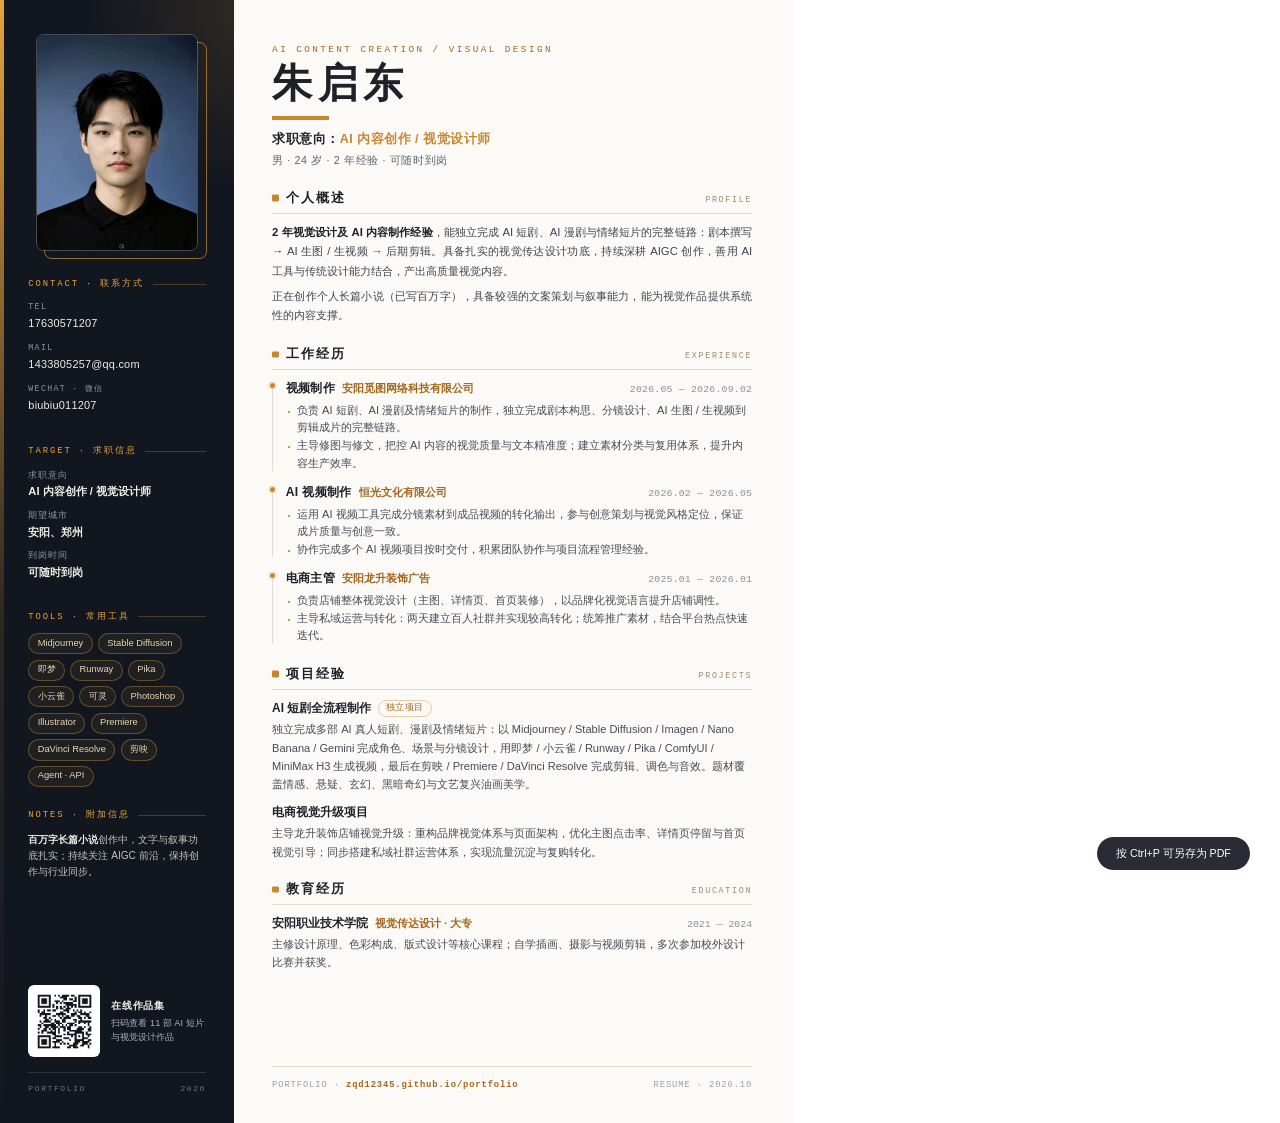
<file: resume.html>
<!DOCTYPE html>
<html lang="zh-CN">
<head>
<meta charset="UTF-8">
<meta http-equiv="Cache-Control" content="no-cache, no-store, must-revalidate">
<meta http-equiv="Pragma" content="no-cache">
<meta http-equiv="Expires" content="0">
<title>朱启东 · 简历</title>
<style>
  :root{
    --ink:#12161f;
    --ink-2:#1a1f2a;
    --paper:#fbfaf7;
    --text:#1d2129;
    --muted:#5c6470;
    --faint:#8a8f99;
    --amber:#c8872f;
    --amber-soft:#e5a33c;
    --line:#ddd8cf;
    --serif:"SimSun","Songti SC","Noto Serif SC",serif;
    --sans:"Microsoft YaHei","PingFang SC","Noto Sans SC",sans-serif;
    --mono:"Consolas","SF Mono",monospace;
  }
  *{margin:0;padding:0;box-sizing:border-box}
  @page{size:A4;margin:0}
  html,body{width:210mm;height:297mm;background:#fff;
    -webkit-print-color-adjust:exact;print-color-adjust:exact}
  body{font-family:var(--sans);color:var(--text);font-size:8.6pt;line-height:1.62}
  ul{list-style:none}

  .page{width:210mm;height:297mm;display:flex;background:var(--paper);overflow:hidden}

  /* ================= 左侧深色栏 ================= */
  .side{
    width:62mm;flex:none;background:var(--ink);color:#e9e5dd;
    padding:9mm 7.5mm 7mm;position:relative;overflow:hidden;
    display:flex;flex-direction:column;
  }
  .side::before{
    content:"";position:absolute;width:120mm;height:120mm;border-radius:50%;
    right:-72mm;top:-60mm;
    background:radial-gradient(circle,rgba(229,163,60,.16),rgba(229,163,60,0) 62%);
  }
  .side::after{
    content:"";position:absolute;left:0;top:0;bottom:0;width:1.1mm;
    background:linear-gradient(180deg,var(--amber-soft),rgba(200,135,47,.15) 55%,transparent);
  }
  .side > *{position:relative;z-index:1}

  .photo-wrap{position:relative;width:43mm;margin:0 auto 7mm}
  .photo-wrap::before{
    content:"";position:absolute;inset:2.2mm -2.2mm -2.2mm 2.2mm;
    border:.45mm solid rgba(229,163,60,.6);border-radius:2mm;
  }
  .photo{
    position:relative;width:43mm;height:57.3mm;object-fit:cover;object-position:center 22%;
    border-radius:2mm;border:.35mm solid rgba(255,255,255,.22);display:block;
  }

  .side-block{margin-bottom:5.6mm}
  .side-label{
    font-family:var(--mono);font-size:6.6pt;letter-spacing:.22em;color:var(--amber-soft);
    display:flex;align-items:center;gap:2.2mm;margin-bottom:2.4mm;
  }
  .side-label::after{content:"";height:.3mm;flex:1;background:rgba(229,163,60,.28)}

  .contact-line{margin-bottom:2.2mm;display:flex;flex-direction:column;gap:.4mm}
  .contact-k{font-family:var(--mono);font-size:6.2pt;letter-spacing:.16em;color:#8d95a3}
  .contact-v{font-size:8.2pt;color:#f0ede6;letter-spacing:.02em}

  .fact{margin-bottom:2mm}
  .fact-k{font-size:6.8pt;color:#8d95a3;letter-spacing:.08em}
  .fact-v{font-size:8.4pt;color:#f0ede6;font-weight:600}

  .chips{display:flex;flex-wrap:wrap;gap:1.4mm}
  .chip{
    font-size:7pt;line-height:1.5;padding:.7mm 2.2mm;border-radius:999px;
    color:#e8d4b4;border:.25mm solid rgba(229,163,60,.35);background:rgba(229,163,60,.07);
  }
  .side-note{font-size:7.6pt;color:#c9c4ba;line-height:1.62}
  .side-note b{color:#f0ede6;font-weight:600}

  .qr-block{margin-top:auto;padding-top:4mm}
  .qr-row{display:flex;align-items:center;gap:3mm}
  .qr-tile{background:#fff;padding:1.4mm;border-radius:1.6mm;width:19mm;height:19mm;flex:none}
  .qr-tile img{width:100%;height:100%;display:block}
  .qr-text{font-size:6.9pt;color:#aab0bb;line-height:1.55}
  .qr-text b{display:block;color:#f0ede6;font-size:7.6pt;letter-spacing:.06em;margin-bottom:.6mm}
  .side-foot{
    margin-top:4mm;padding-top:2.6mm;border-top:.25mm solid rgba(255,255,255,.12);
    font-family:var(--mono);font-size:6pt;letter-spacing:.2em;color:#6d7480;
    display:flex;justify-content:space-between;
  }

  /* ================= 右侧主内容 ================= */
  .main{
    width:148mm;flex:none;background:var(--paper);
    padding:11mm 11mm 8mm 10mm;display:flex;flex-direction:column;
  }
  .kicker{
    font-family:var(--mono);font-size:7pt;letter-spacing:.26em;color:#a4661c;
    text-transform:uppercase;
  }
  .name{
    font-family:var(--serif);font-size:30pt;font-weight:700;letter-spacing:.14em;
    line-height:1.15;margin-top:1.2mm;
  }
  .name-rule{width:15mm;height:1.1mm;background:var(--amber);margin:2.2mm 0 2.4mm}
  .headline{font-size:9.4pt;font-weight:700;letter-spacing:.04em}
  .headline span{color:var(--amber)}
  .meta{font-size:8pt;color:var(--muted);margin-top:.8mm;letter-spacing:.06em}

  .sec{margin-top:4.6mm}
  .sec-head{display:flex;align-items:baseline;gap:2mm;border-bottom:.25mm solid var(--line);
    padding-bottom:1.2mm;margin-bottom:2.4mm}
  .sec-mark{width:1.7mm;height:1.7mm;background:var(--amber);border-radius:.3mm;flex:none;transform:translateY(-.15mm)}
  .sec-cn{font-size:10pt;font-weight:700;letter-spacing:.16em}
  .sec-en{font-family:var(--mono);font-size:6.3pt;letter-spacing:.2em;color:#a08b6a;margin-left:auto;text-transform:uppercase}

  .para{font-size:8.5pt;color:#3f454f;line-height:1.72;text-align:justify}
  .para + .para{margin-top:1.4mm}
  .para b{color:var(--text)}

  .job{position:relative;padding-left:3.6mm;margin-bottom:2.8mm}
  .job:last-child{margin-bottom:0}
  .job::before{content:"";position:absolute;left:0;top:1mm;bottom:.4mm;width:.28mm;background:#e4ddd2}
  .job::after{content:"";position:absolute;left:-.55mm;top:.9mm;width:1.4mm;height:1.4mm;border-radius:50%;
    background:var(--amber);box-shadow:0 0 0 .55mm rgba(200,135,47,.14)}
  .job-head{display:flex;align-items:baseline;gap:1.8mm;flex-wrap:wrap}
  .job-role{font-size:9.1pt;font-weight:700;letter-spacing:.03em}
  .job-org{font-size:8.4pt;color:#a4661c;font-weight:600}
  .job-date{font-family:var(--mono);font-size:7.4pt;color:var(--faint);margin-left:auto;white-space:nowrap;letter-spacing:.02em}
  .job ul{margin-top:.8mm}
  .job li{position:relative;padding-left:3mm;font-size:8.3pt;color:#464c56;line-height:1.6}
  .job li::before{content:"·";position:absolute;left:.4mm;top:-.2mm;color:var(--amber);font-weight:700;font-size:10pt}

  .proj{margin-bottom:2.4mm}
  .proj:last-child{margin-bottom:0}
  .proj-title{font-size:8.9pt;font-weight:700;display:flex;align-items:center;gap:1.8mm}
  .proj-title .badge{
    font-size:6.4pt;font-weight:400;color:#a4661c;border:.25mm solid rgba(200,135,47,.4);
    border-radius:999px;padding:.2mm 1.8mm;letter-spacing:.06em;
  }
  .proj p{font-size:8.3pt;color:#464c56;line-height:1.66;margin-top:.6mm}

  .edu-head{display:flex;align-items:baseline;gap:1.8mm;flex-wrap:wrap}
  .edu-school{font-size:8.9pt;font-weight:700}
  .edu-major{font-size:8.4pt;color:#a4661c;font-weight:600}
  .edu-date{font-family:var(--mono);font-size:7.4pt;color:var(--faint);margin-left:auto}
  .edu p{font-size:8.3pt;color:#464c56;line-height:1.62;margin-top:.6mm}

  .main-foot{
    margin-top:auto;padding-top:3mm;border-top:.25mm solid var(--line);
    display:flex;justify-content:space-between;align-items:baseline;
    font-family:var(--mono);font-size:6.6pt;letter-spacing:.1em;color:#9aa0aa;
  }
  .main-foot b{color:#a4661c;font-weight:600}
  .print-tip{position:fixed;right:8mm;bottom:8mm;background:#12161f;color:#fff;font-size:8pt;
    padding:2mm 5mm;border-radius:99px;opacity:.9}
  @media print{.print-tip{display:none}}
</style>
</head>
<body>
<div class="print-tip">按 Ctrl+P 可另存为 PDF</div>
<div class="page">

  <aside class="side">
    <div class="photo-wrap">
      <img class="photo" src="assets/证件照.jpg" alt="朱启东证件照">
    </div>

    <div class="side-block">
      <div class="side-label">CONTACT · 联系方式</div>
      <div class="contact-line"><span class="contact-k">TEL</span><span class="contact-v">17630571207</span></div>
      <div class="contact-line"><span class="contact-k">MAIL</span><span class="contact-v">1433805257@qq.com</span></div>
      <div class="contact-line"><span class="contact-k">WECHAT · 微信</span><span class="contact-v">biubiu011207</span></div>
    </div>

    <div class="side-block">
      <div class="side-label">TARGET · 求职信息</div>
      <div class="fact"><div class="fact-k">求职意向</div><div class="fact-v">AI 内容创作 / 视觉设计师</div></div>
      <div class="fact"><div class="fact-k">期望城市</div><div class="fact-v">安阳、郑州</div></div>
      <div class="fact"><div class="fact-k">到岗时间</div><div class="fact-v">可随时到岗</div></div>
    </div>

    <div class="side-block">
      <div class="side-label">TOOLS · 常用工具</div>
      <div class="chips">
        <span class="chip">Midjourney</span><span class="chip">Stable Diffusion</span><span class="chip">即梦</span>
        <span class="chip">Runway</span><span class="chip">Pika</span><span class="chip">小云雀</span><span class="chip">可灵</span>
        <span class="chip">Photoshop</span><span class="chip">Illustrator</span><span class="chip">Premiere</span><span class="chip">DaVinci Resolve</span><span class="chip">剪映</span>
        <span class="chip">Agent · API</span>
      </div>
    </div>

    <div class="side-block">
      <div class="side-label">NOTES · 附加信息</div>
      <div class="side-note"><b>百万字长篇小说</b>创作中，文字与叙事功底扎实；持续关注 AIGC 前沿，保持创作与行业同步。</div>
    </div>

    <div class="qr-block">
      <div class="qr-row">
        <div class="qr-tile"><img src="assets/qr-portfolio.png" alt="作品集二维码"></div>
        <div class="qr-text"><b>在线作品集</b>扫码查看 11 部 AI 短片与视觉设计作品</div>
      </div>
      <div class="side-foot"><span>PORTFOLIO</span><span>2026</span></div>
    </div>
  </aside>

  <main class="main">
    <div class="kicker">AI Content Creation / Visual Design</div>
    <h1 class="name">朱启东</h1>
    <div class="name-rule"></div>
    <div class="headline">求职意向：<span>AI 内容创作 / 视觉设计师</span></div>
    <div class="meta">男 · 24 岁 · 2 年经验 · 可随时到岗</div>

    <section class="sec">
      <div class="sec-head"><span class="sec-mark"></span><span class="sec-cn">个人概述</span><span class="sec-en">Profile</span></div>
      <p class="para"><b>2 年视觉设计及 AI 内容制作经验</b>，能独立完成 AI 短剧、AI 漫剧与情绪短片的完整链路：剧本撰写 → AI 生图 / 生视频 → 后期剪辑。具备扎实的视觉传达设计功底，持续深耕 AIGC 创作，善用 AI 工具与传统设计能力结合，产出高质量视觉内容。</p>
      <p class="para">正在创作个人长篇小说（已写百万字），具备较强的文案策划与叙事能力，能为视觉作品提供系统性的内容支撑。</p>
    </section>

    <section class="sec">
      <div class="sec-head"><span class="sec-mark"></span><span class="sec-cn">工作经历</span><span class="sec-en">Experience</span></div>

      <div class="job">
        <div class="job-head">
          <span class="job-role">视频制作</span>
          <span class="job-org">安阳觅图网络科技有限公司</span>
          <span class="job-date">2026.05 — 2026.09.02</span>
        </div>
        <ul>
          <li>负责 AI 短剧、AI 漫剧及情绪短片的制作，独立完成剧本构思、分镜设计、AI 生图 / 生视频到剪辑成片的完整链路。</li>
          <li>主导修图与修文，把控 AI 内容的视觉质量与文本精准度；建立素材分类与复用体系，提升内容生产效率。</li>
        </ul>
      </div>

      <div class="job">
        <div class="job-head">
          <span class="job-role">AI 视频制作</span>
          <span class="job-org">恒光文化有限公司</span>
          <span class="job-date">2026.02 — 2026.05</span>
        </div>
        <ul>
          <li>运用 AI 视频工具完成分镜素材到成品视频的转化输出，参与创意策划与视觉风格定位，保证成片质量与创意一致。</li>
          <li>协作完成多个 AI 视频项目按时交付，积累团队协作与项目流程管理经验。</li>
        </ul>
      </div>

      <div class="job">
        <div class="job-head">
          <span class="job-role">电商主管</span>
          <span class="job-org">安阳龙升装饰广告</span>
          <span class="job-date">2025.01 — 2026.01</span>
        </div>
        <ul>
          <li>负责店铺整体视觉设计（主图、详情页、首页装修），以品牌化视觉语言提升店铺调性。</li>
          <li>主导私域运营与转化：两天建立百人社群并实现较高转化；统筹推广素材，结合平台热点快速迭代。</li>
        </ul>
      </div>
    </section>

    <section class="sec">
      <div class="sec-head"><span class="sec-mark"></span><span class="sec-cn">项目经验</span><span class="sec-en">Projects</span></div>
      <div class="proj">
        <div class="proj-title">AI 短剧全流程制作 <span class="badge">独立项目</span></div>
        <p>独立完成多部 AI 真人短剧、漫剧及情绪短片：以 Midjourney / Stable Diffusion / Imagen / Nano Banana / Gemini 完成角色、场景与分镜设计，用即梦 / 小云雀 / Runway / Pika / ComfyUI / MiniMax H3 生成视频，最后在剪映 / Premiere / DaVinci Resolve 完成剪辑、调色与音效。题材覆盖情感、悬疑、玄幻、黑暗奇幻与文艺复兴油画美学。</p>
      </div>
      <div class="proj">
        <div class="proj-title">电商视觉升级项目</div>
        <p>主导龙升装饰店铺视觉升级：重构品牌视觉体系与页面架构，优化主图点击率、详情页停留与首页视觉引导；同步搭建私域社群运营体系，实现流量沉淀与复购转化。</p>
      </div>
    </section>

    <section class="sec">
      <div class="sec-head"><span class="sec-mark"></span><span class="sec-cn">教育经历</span><span class="sec-en">Education</span></div>
      <div class="edu">
        <div class="edu-head">
          <span class="edu-school">安阳职业技术学院</span>
          <span class="edu-major">视觉传达设计 · 大专</span>
          <span class="edu-date">2021 — 2024</span>
        </div>
        <p>主修设计原理、色彩构成、版式设计等核心课程；自学插画、摄影与视频剪辑，多次参加校外设计比赛并获奖。</p>
      </div>
    </section>

    <div class="main-foot">
      <span>PORTFOLIO · <b>zqd12345.github.io/portfolio</b></span>
      <span>RESUME · 2026.10</span>
    </div>
  </main>
</div>
</body>
</html>
</file>
